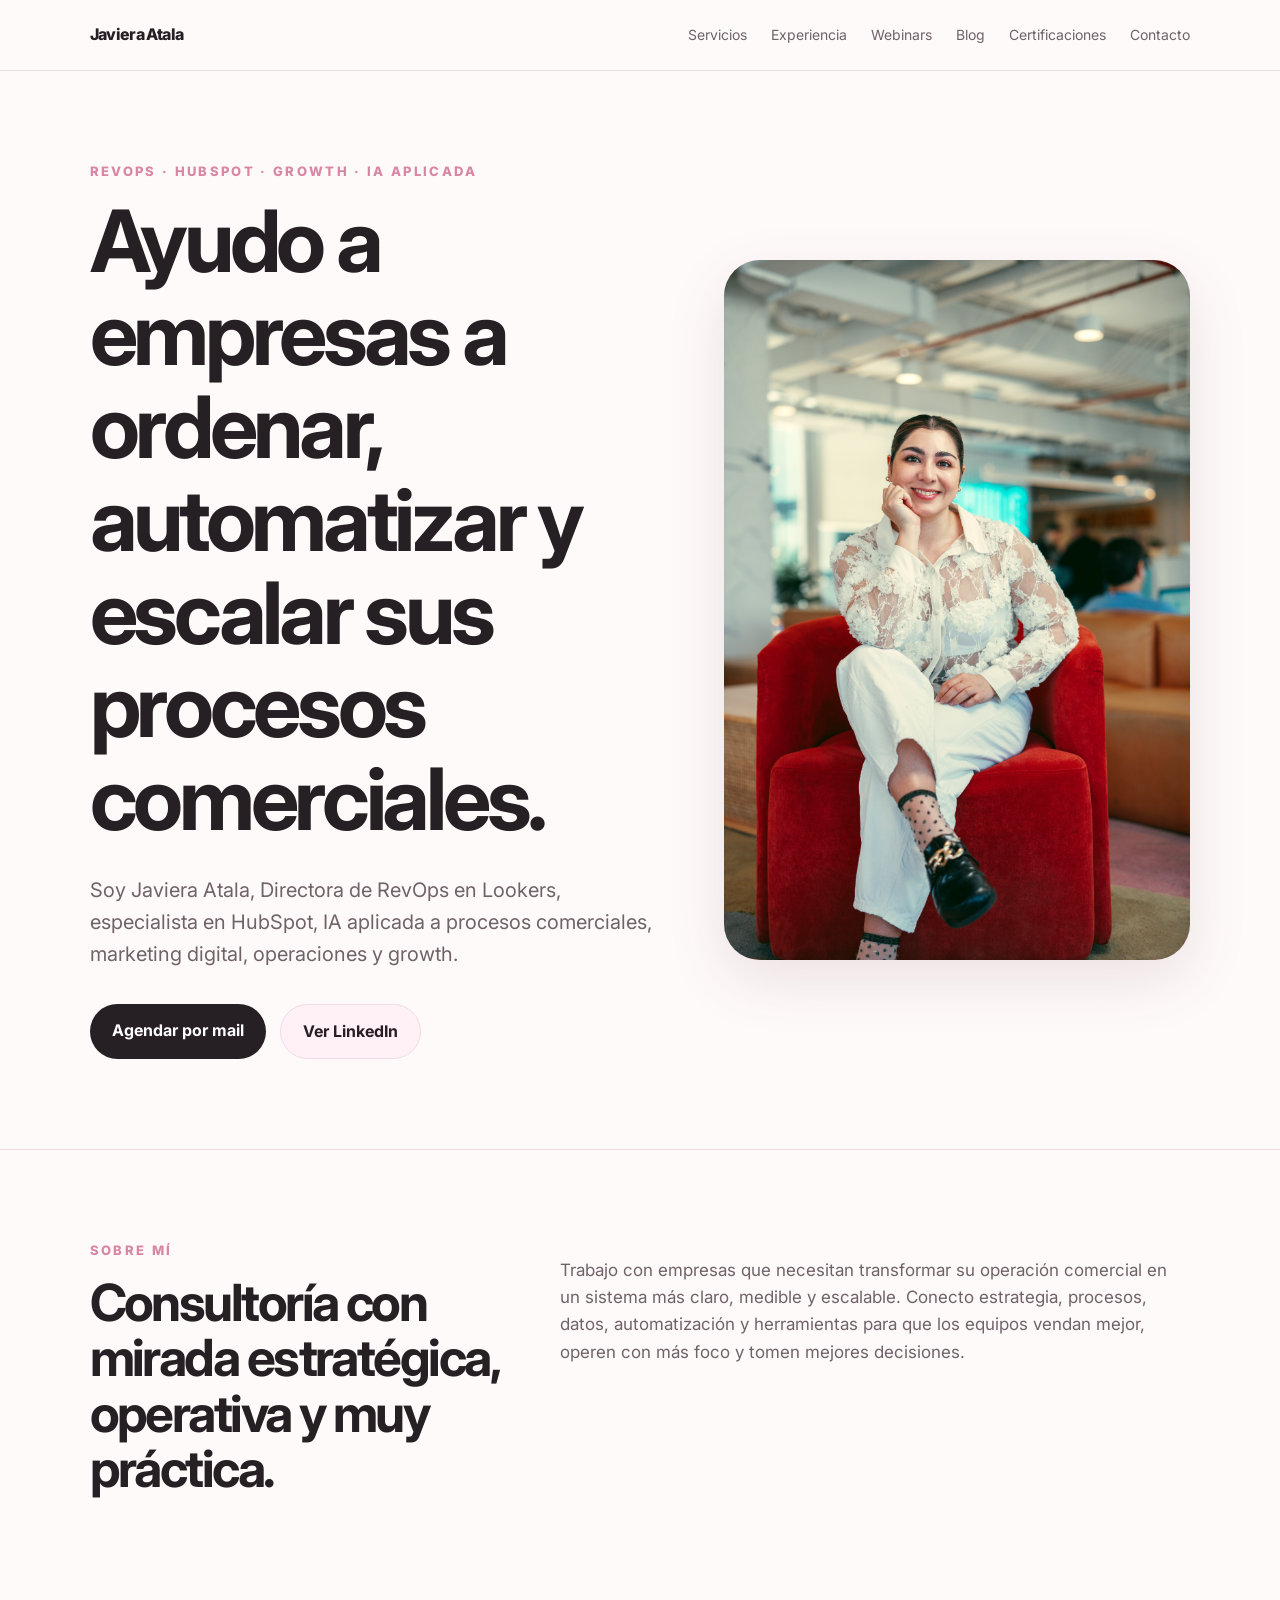
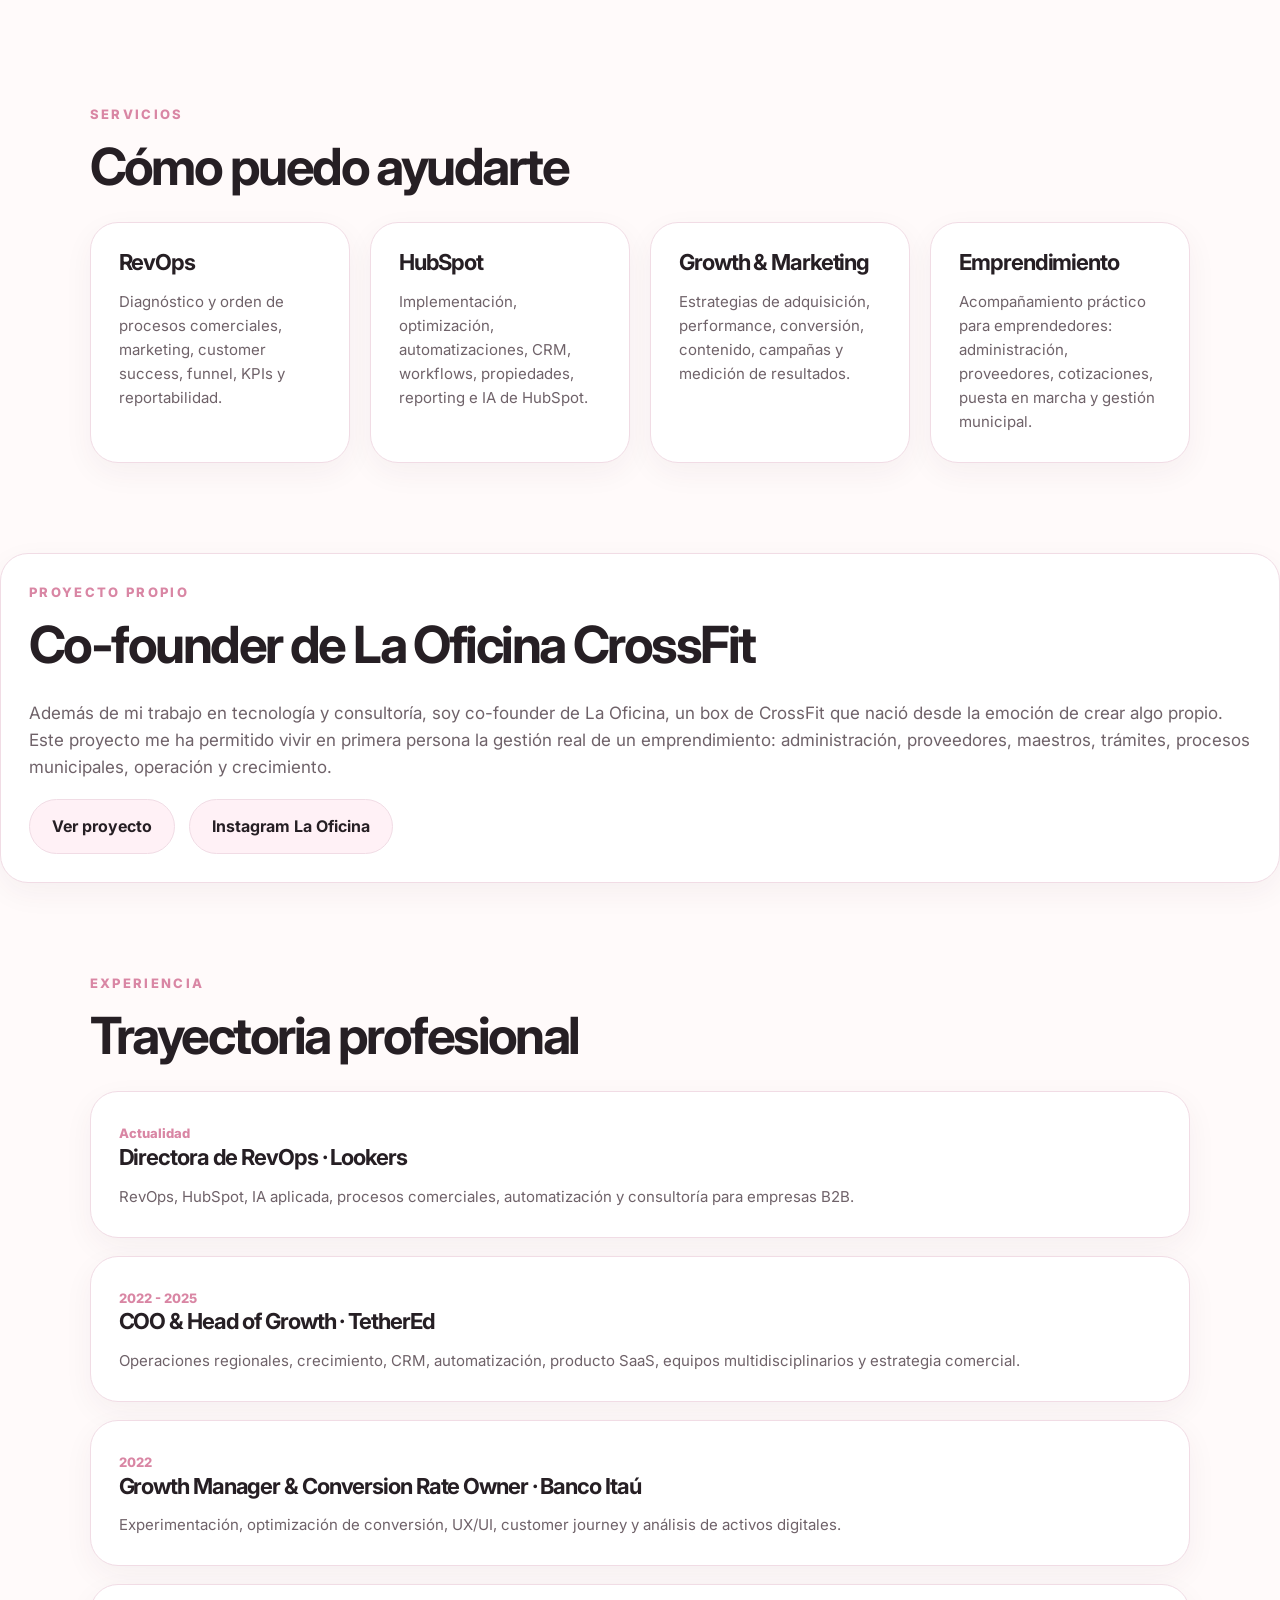
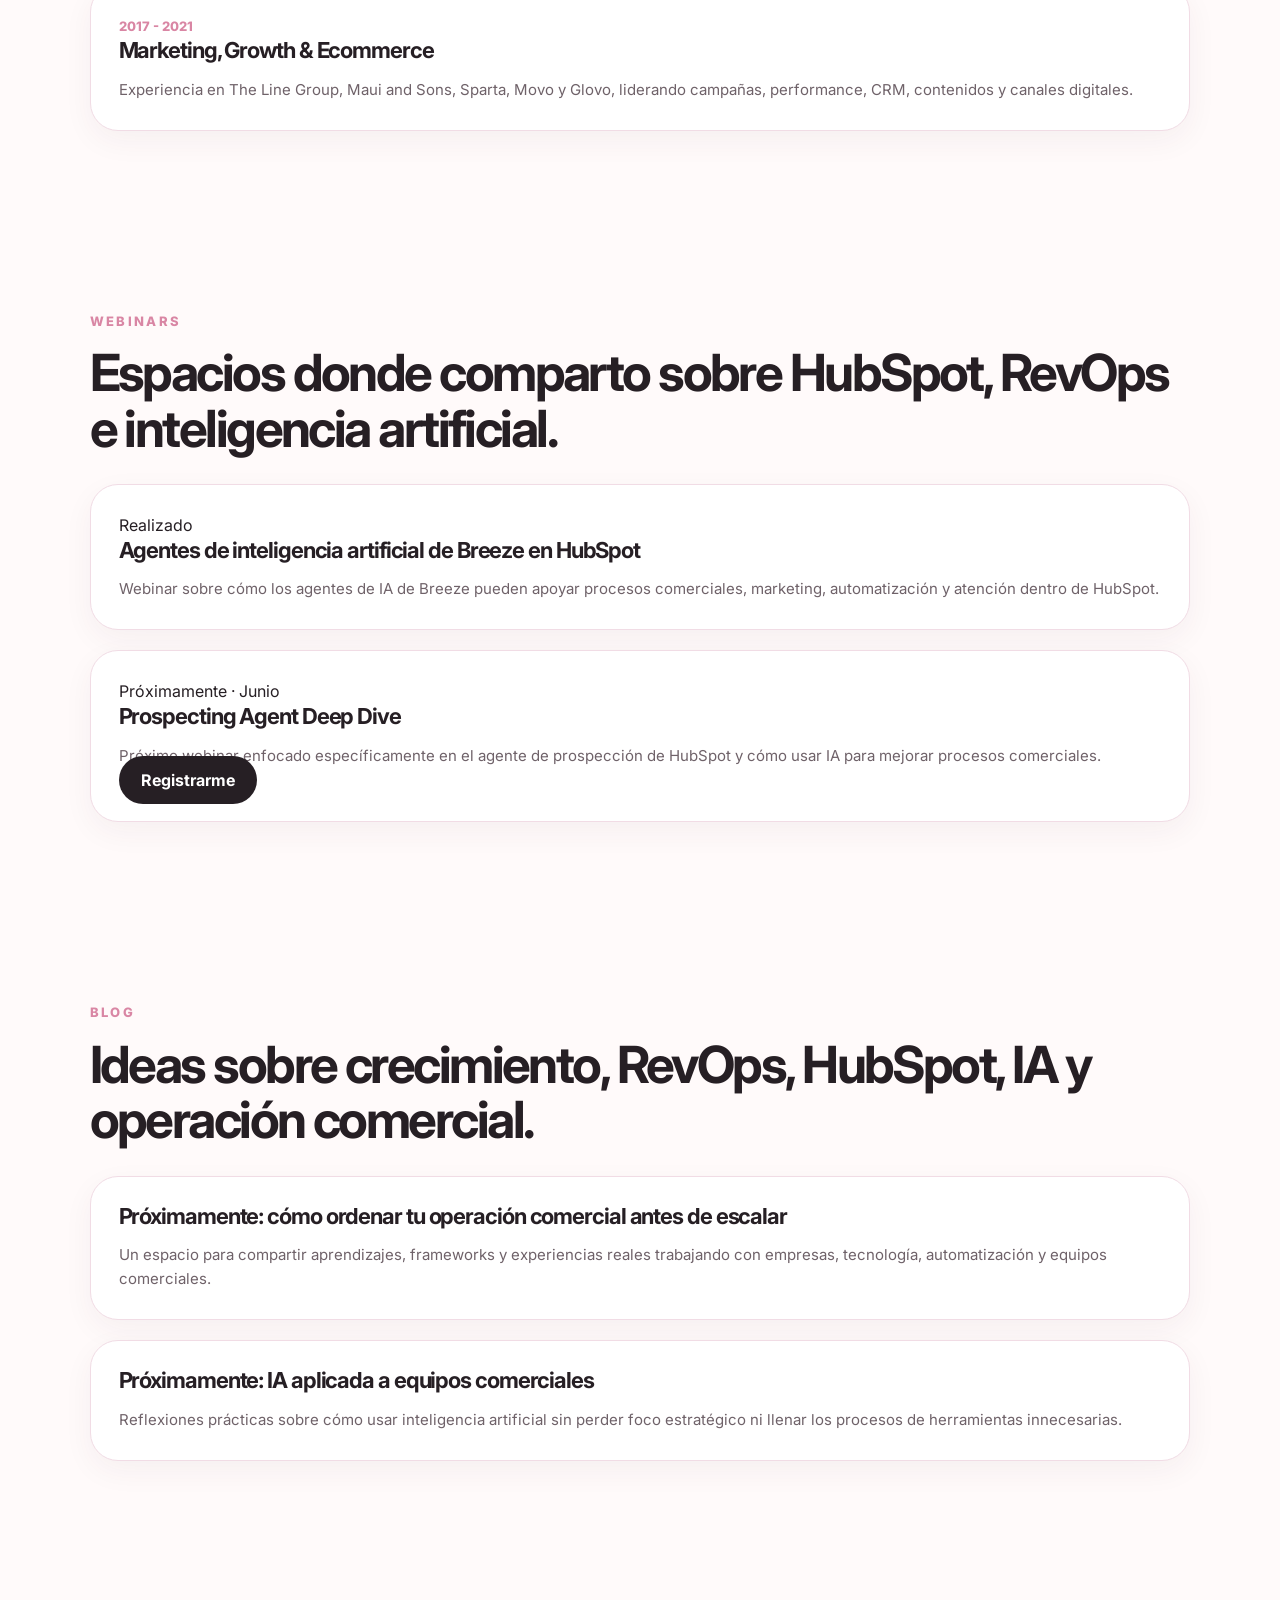
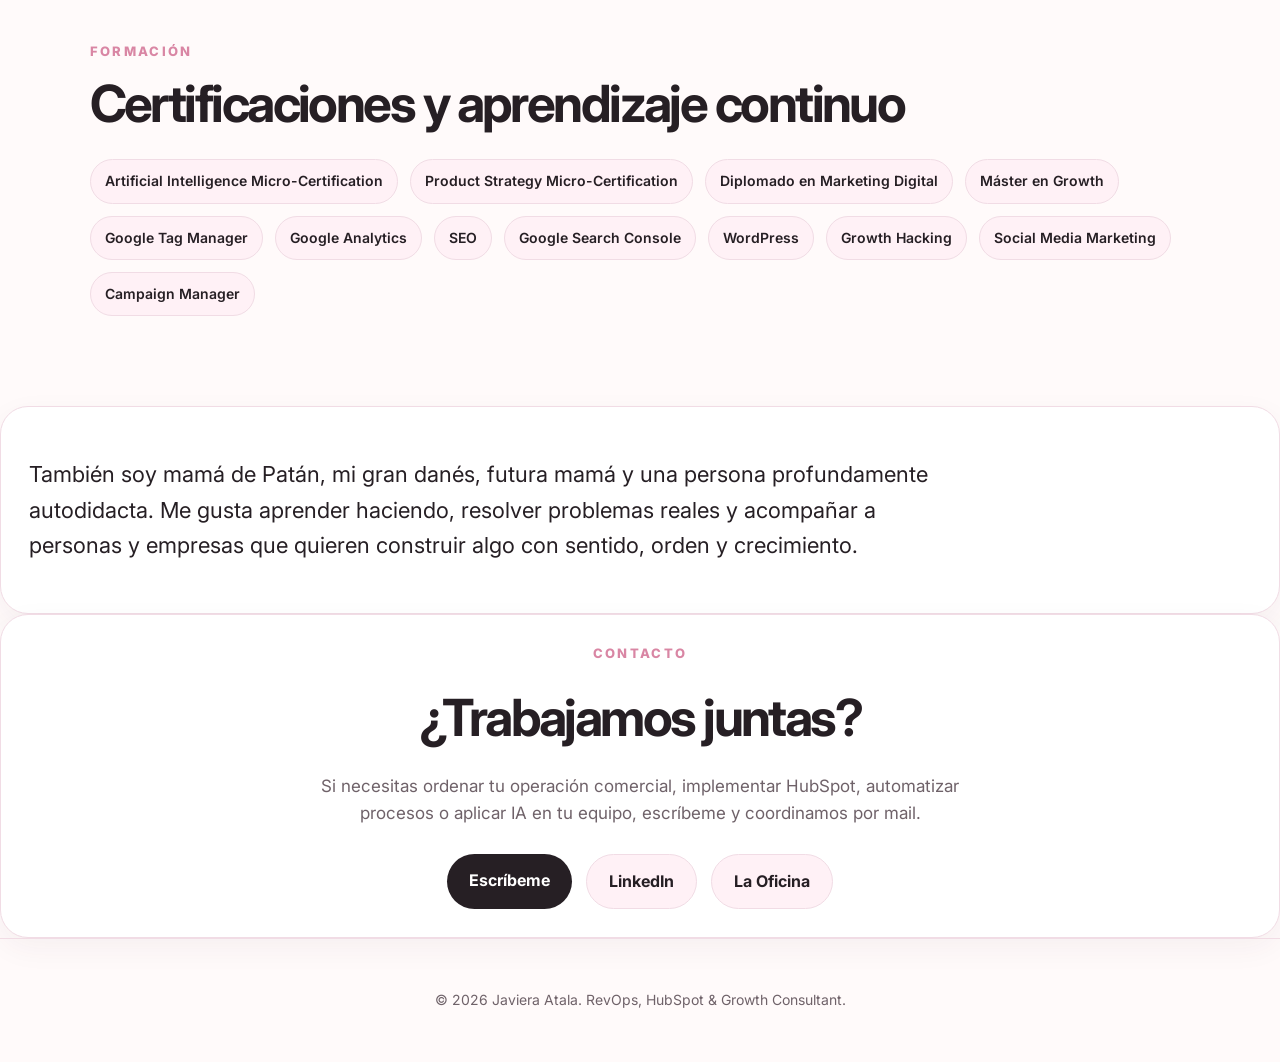
<file: index.html>
<!DOCTYPE html>
<html lang="es">
<head>
  <meta charset="UTF-8" />
  <meta name="viewport" content="width=device-width, initial-scale=1.0" />
  <title>Javiera Atala | RevOps, HubSpot & Growth Consultant</title>
  <meta name="description" content="Consultoría en RevOps, HubSpot, automatización, IA aplicada y growth para empresas que quieren ordenar y escalar sus procesos comerciales." />
  <link rel="stylesheet" href="style.css" />
  <link rel="preconnect" href="https://fonts.googleapis.com">
  <link rel="preconnect" href="https://fonts.gstatic.com" crossorigin>
  <link href="https://fonts.googleapis.com/css2?family=Inter:wght@400;500;600;700;800&display=swap" rel="stylesheet">
</head>

<body>
  <header class="nav">
    <a href="#inicio" class="logo">Javiera Atala</a>
    <nav>
      <a href="#servicios">Servicios</a>
      <a href="#experiencia">Experiencia</a>
      <a href="#webinars">Webinars</a>
      <a href="#blog">Blog</a>
      <a href="#certificaciones">Certificaciones</a>
      <a href="#contacto">Contacto</a>
    </nav>
  </header>

  <main>
    <section id="inicio" class="hero section">
      <div class="hero-content">
        <p class="eyebrow">RevOps · HubSpot · Growth · IA aplicada</p>
        <h1>Ayudo a empresas a ordenar, automatizar y escalar sus procesos comerciales.</h1>
        <p class="hero-text">
          Soy Javiera Atala, Directora de RevOps en Lookers, especialista en HubSpot, IA aplicada a procesos comerciales, marketing digital, operaciones y growth.
        </p>
        <div class="hero-actions">
          <a class="button primary" href="mailto:javiera@atala.cl?subject=Quiero%20agendar%20una%20asesor%C3%ADa%20contigo">Agendar por mail</a>
          <a class="button secondary" href="https://www.linkedin.com/in/javiera-atala-76b305143/" target="_blank" rel="noopener">Ver LinkedIn</a>
        </div>
      </div>

      <div class="hero-image-card">
        <img src="javiera-atala.png" alt="Foto de Javiera Atala" />
      </div>
    </section>

    <section class="section intro">
      <div>
        <p class="eyebrow">Sobre mí</p>
        <h2>Consultoría con mirada estratégica, operativa y muy práctica.</h2>
      </div>
      <p>
        Trabajo con empresas que necesitan transformar su operación comercial en un sistema más claro, medible y escalable. Conecto estrategia, procesos, datos, automatización y herramientas para que los equipos vendan mejor, operen con más foco y tomen mejores decisiones.
      </p>
    </section>

    <section id="servicios" class="section">
      <p class="eyebrow">Servicios</p>
      <h2>Cómo puedo ayudarte</h2>

      <div class="cards grid-4">
        <article class="card">
          <h3>RevOps</h3>
          <p>Diagnóstico y orden de procesos comerciales, marketing, customer success, funnel, KPIs y reportabilidad.</p>
        </article>

        <article class="card">
          <h3>HubSpot</h3>
          <p>Implementación, optimización, automatizaciones, CRM, workflows, propiedades, reporting e IA de HubSpot.</p>
        </article>

        <article class="card">
          <h3>Growth & Marketing</h3>
          <p>Estrategias de adquisición, performance, conversión, contenido, campañas y medición de resultados.</p>
        </article>

        <article class="card">
          <h3>Emprendimiento</h3>
          <p>Acompañamiento práctico para emprendedores: administración, proveedores, cotizaciones, puesta en marcha y gestión municipal.</p>
        </article>
      </div>
    </section>

    <section class="section feature">
      <div>
        <p class="eyebrow">Proyecto propio</p>
        <h2>Co-founder de La Oficina CrossFit</h2>
        <p>
          Además de mi trabajo en tecnología y consultoría, soy co-founder de La Oficina, un box de CrossFit que nació desde la emoción de crear algo propio. Este proyecto me ha permitido vivir en primera persona la gestión real de un emprendimiento: administración, proveedores, maestros, trámites, procesos municipales, operación y crecimiento.
        </p>
        <div class="hero-actions">
          <a class="button secondary" href="https://laoficina.lovable.app/" target="_blank" rel="noopener">Ver proyecto</a>
          <a class="button secondary" href="https://www.instagram.com/laoficina.cf/" target="_blank" rel="noopener">Instagram La Oficina</a>
        </div>
      </div>
    </section>

    <section id="experiencia" class="section">
      <p class="eyebrow">Experiencia</p>
      <h2>Trayectoria profesional</h2>

      <div class="timeline">
        <div class="timeline-item">
          <span>Actualidad</span>
          <h3>Directora de RevOps · Lookers</h3>
          <p>RevOps, HubSpot, IA aplicada, procesos comerciales, automatización y consultoría para empresas B2B.</p>
        </div>

        <div class="timeline-item">
          <span>2022 - 2025</span>
          <h3>COO & Head of Growth · TetherEd</h3>
          <p>Operaciones regionales, crecimiento, CRM, automatización, producto SaaS, equipos multidisciplinarios y estrategia comercial.</p>
        </div>

        <div class="timeline-item">
          <span>2022</span>
          <h3>Growth Manager & Conversion Rate Owner · Banco Itaú</h3>
          <p>Experimentación, optimización de conversión, UX/UI, customer journey y análisis de activos digitales.</p>
        </div>

        <div class="timeline-item">
          <span>2017 - 2021</span>
          <h3>Marketing, Growth & Ecommerce</h3>
          <p>Experiencia en The Line Group, Maui and Sons, Sparta, Movo y Glovo, liderando campañas, performance, CRM, contenidos y canales digitales.</p>
        </div>
      </div>
    </section>

    <section id="webinars" class="section">
      <p class="eyebrow">Webinars</p>
      <h2>Espacios donde comparto sobre HubSpot, RevOps e inteligencia artificial.</h2>

      <div class="cards">
        <article class="card">
          <span class="tag">Realizado</span>
          <h3>Agentes de inteligencia artificial de Breeze en HubSpot</h3>
          <p>
            Webinar sobre cómo los agentes de IA de Breeze pueden apoyar procesos comerciales, marketing, automatización y atención dentro de HubSpot.
          </p>
        </article>

        <article class="card">
          <span class="tag">Próximamente · Junio</span>
          <h3>Prospecting Agent Deep Dive</h3>
          <p>
            Próximo webinar enfocado específicamente en el agente de prospección de HubSpot y cómo usar IA para mejorar procesos comerciales.
          </p>
          <a class="button primary" href="https://info.lookers.cl/propecting-agent-deep-dive" target="_blank" rel="noopener">Registrarme</a>
        </article>
      </div>
    </section>

    <section id="blog" class="section">
      <p class="eyebrow">Blog</p>
      <h2>Ideas sobre crecimiento, RevOps, HubSpot, IA y operación comercial.</h2>

      <div class="cards">
        <article class="card">
          <h3>Próximamente: cómo ordenar tu operación comercial antes de escalar</h3>
          <p>
            Un espacio para compartir aprendizajes, frameworks y experiencias reales trabajando con empresas, tecnología, automatización y equipos comerciales.
          </p>
        </article>

        <article class="card">
          <h3>Próximamente: IA aplicada a equipos comerciales</h3>
          <p>
            Reflexiones prácticas sobre cómo usar inteligencia artificial sin perder foco estratégico ni llenar los procesos de herramientas innecesarias.
          </p>
        </article>
      </div>
    </section>

    <section id="certificaciones" class="section">
      <p class="eyebrow">Formación</p>
      <h2>Certificaciones y aprendizaje continuo</h2>

      <div class="tags">
        <span>Artificial Intelligence Micro-Certification</span>
        <span>Product Strategy Micro-Certification</span>
        <span>Diplomado en Marketing Digital</span>
        <span>Máster en Growth</span>
        <span>Google Tag Manager</span>
        <span>Google Analytics</span>
        <span>SEO</span>
        <span>Google Search Console</span>
        <span>WordPress</span>
        <span>Growth Hacking</span>
        <span>Social Media Marketing</span>
        <span>Campaign Manager</span>
      </div>
    </section>

    <section class="section personal">
      <p>
        También soy mamá de Patán, mi gran danés, futura mamá y una persona profundamente autodidacta. Me gusta aprender haciendo, resolver problemas reales y acompañar a personas y empresas que quieren construir algo con sentido, orden y crecimiento.
      </p>
    </section>

    <section id="contacto" class="section contact">
      <p class="eyebrow">Contacto</p>
      <h2>¿Trabajamos juntas?</h2>
      <p>
        Si necesitas ordenar tu operación comercial, implementar HubSpot, automatizar procesos o aplicar IA en tu equipo, escríbeme y coordinamos por mail.
      </p>

      <div class="hero-actions center">
        <a class="button primary" href="mailto:javiera@atala.cl?subject=Quiero%20agendar%20una%20asesor%C3%ADa%20contigo">Escríbeme</a>
        <a class="button secondary" href="https://www.linkedin.com/in/javiera-atala-76b305143/" target="_blank" rel="noopener">LinkedIn</a>
        <a class="button secondary" href="https://www.instagram.com/laoficina.cf/" target="_blank" rel="noopener">La Oficina</a>
      </div>
    </section>
  </main>

  <footer>
    <p>© 2026 Javiera Atala. RevOps, HubSpot & Growth Consultant.</p>
  </footer>
</body>
</html>
</file>
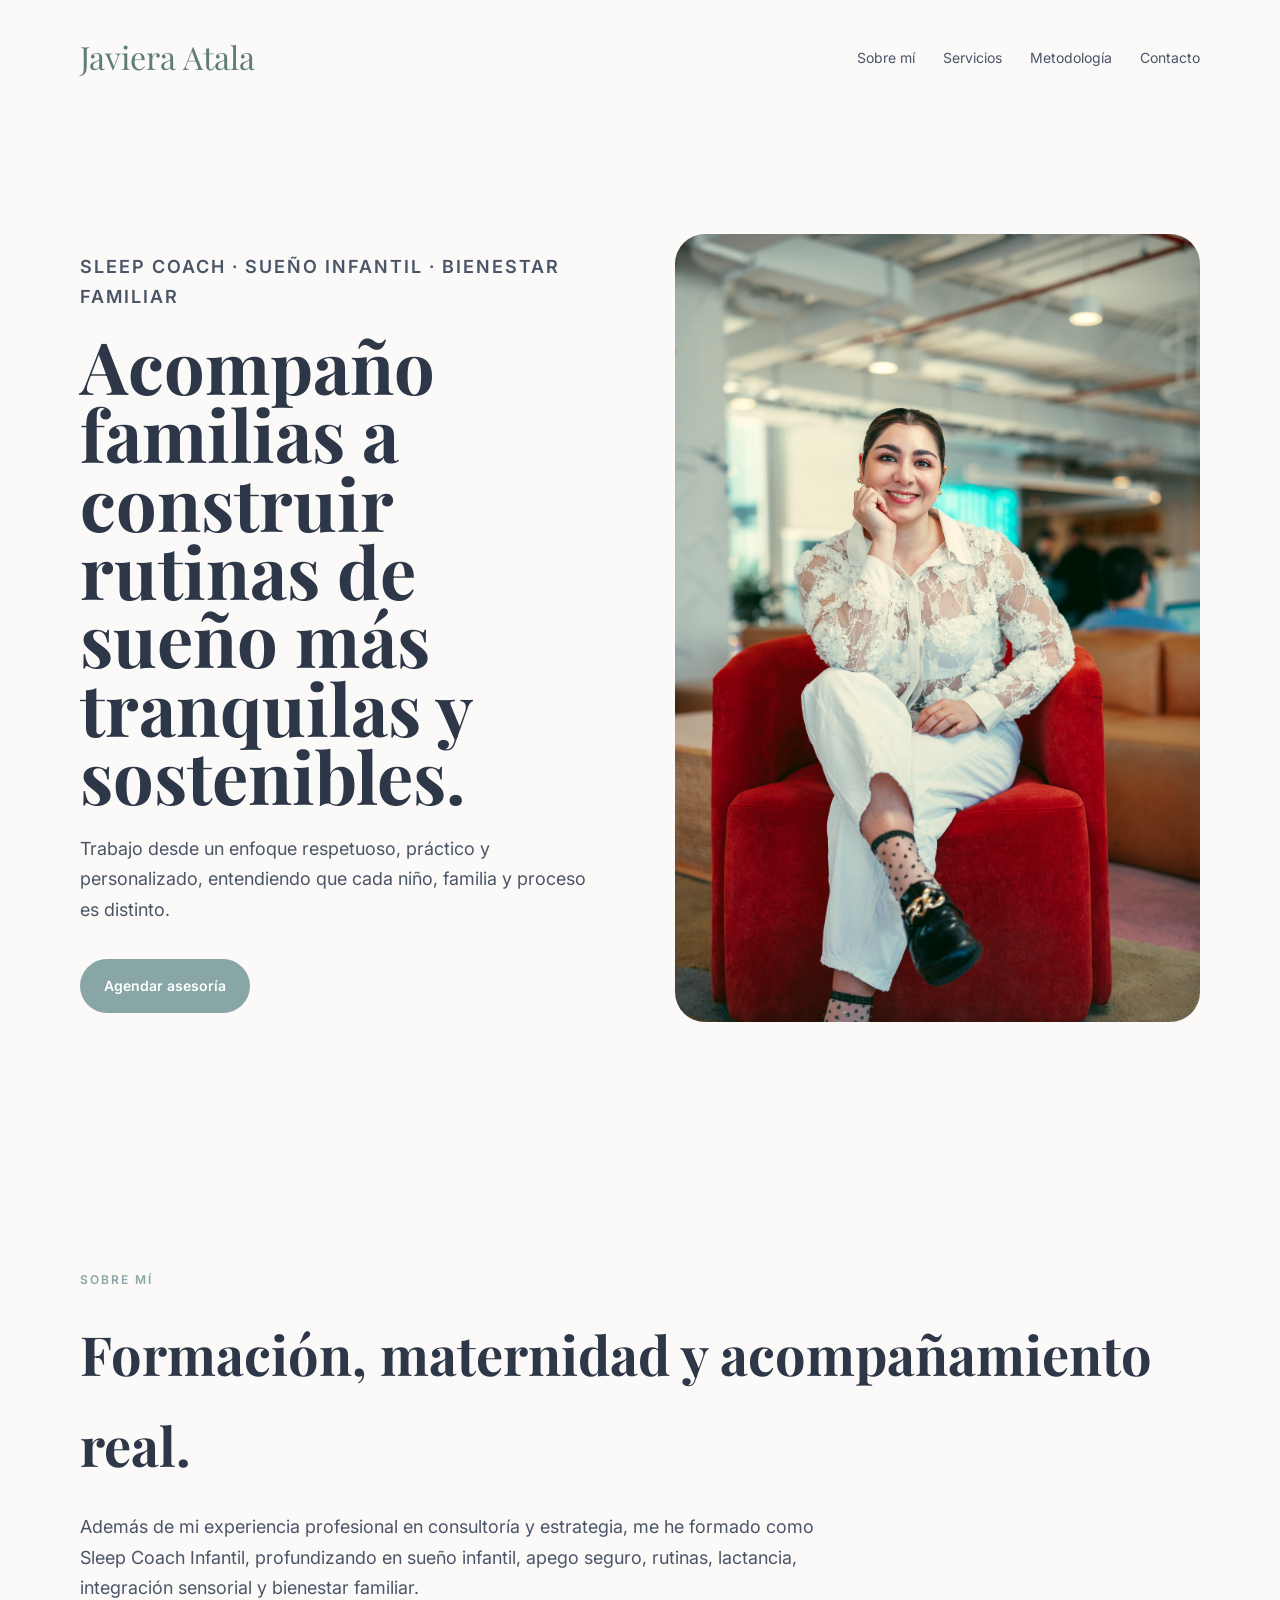
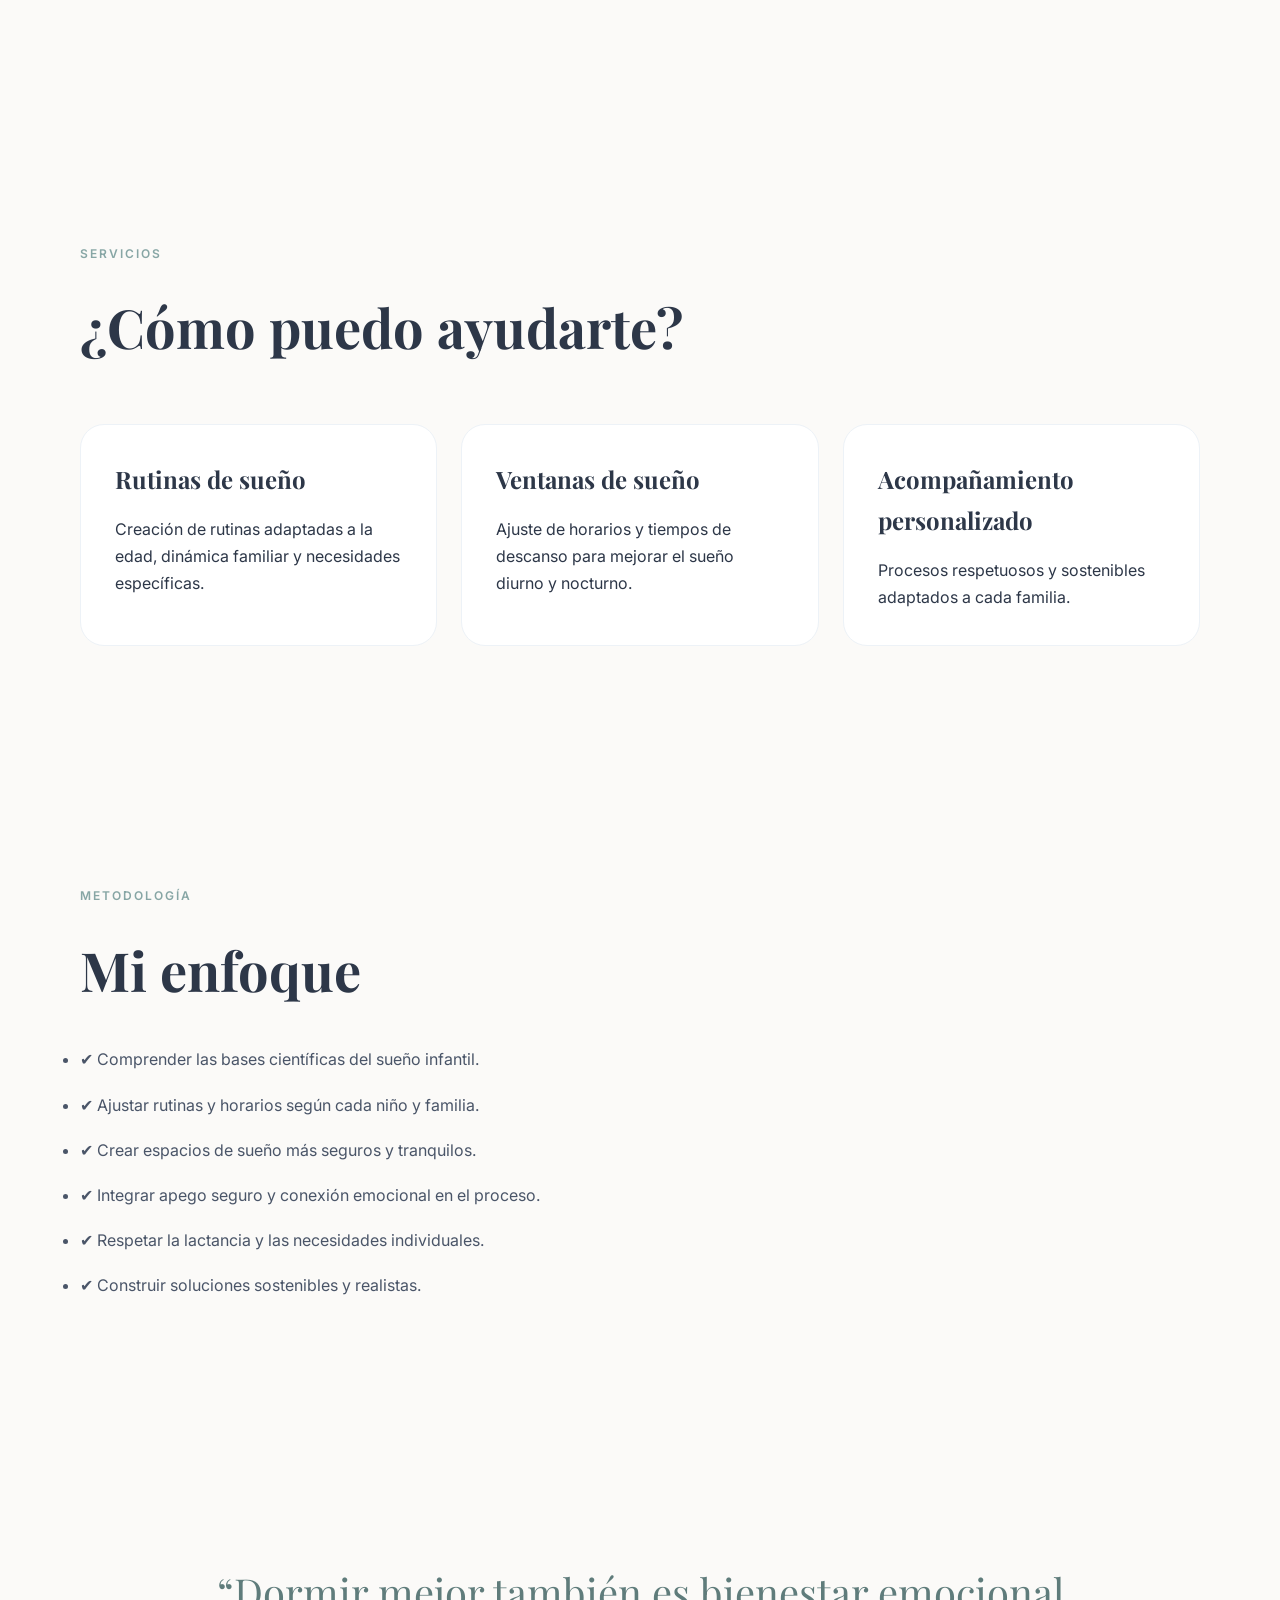
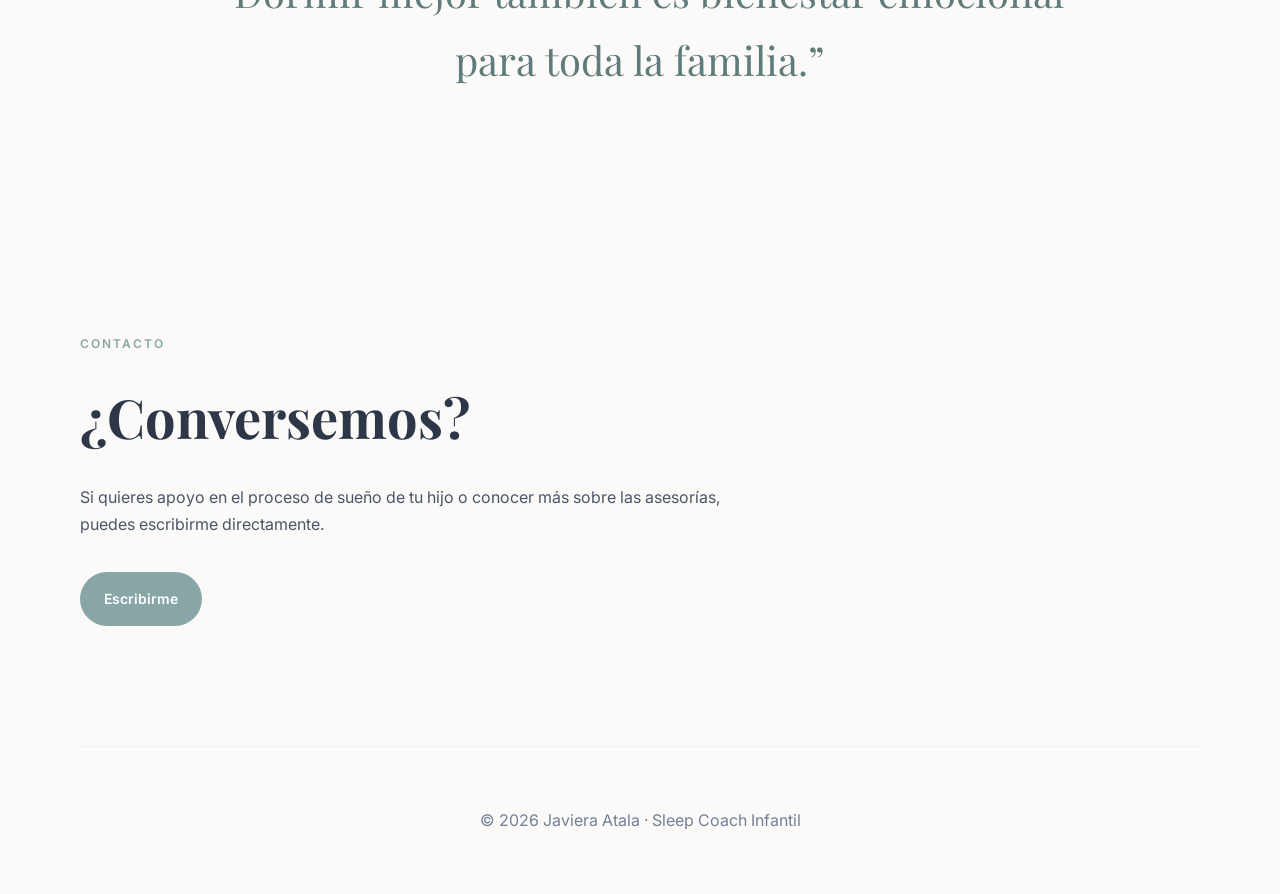
<file: sleepcoach/index.html>
<!DOCTYPE html>
<html lang="es">
<head>
  <meta charset="UTF-8" />
  <meta name="viewport" content="width=device-width, initial-scale=1.0" />

  <title>Javiera Atala | Sleep Coach Infantil</title>

  <link rel="preconnect" href="https://fonts.googleapis.com">
  <link rel="preconnect" href="https://fonts.gstatic.com" crossorigin>

  <link href="https://fonts.googleapis.com/css2?family=Inter:wght@300;400;500;600;700&family=Playfair+Display:wght@500;600;700&display=swap" rel="stylesheet">

  <style>

    *{
      margin:0;
      padding:0;
      box-sizing:border-box;
    }

    body{
      font-family:'Inter',sans-serif;
      background:#fbfaf8;
      color:#2d3748;
      line-height:1.7;
    }

    .container{
      width:min(1120px,90%);
      margin:auto;
    }

    header{
      padding:30px 0;
      display:flex;
      justify-content:space-between;
      align-items:center;
    }

    .logo{
      font-family:'Playfair Display',serif;
      font-size:32px;
      text-decoration:none;
      color:#5f7c7b;
    }

    nav a{
      text-decoration:none;
      color:#4a5568;
      margin-left:24px;
      font-size:14px;
    }

    .hero{
      min-height:88vh;
      display:flex;
      align-items:center;
    }

    .hero-grid{
      display:grid;
      grid-template-columns:1fr 1fr;
      gap:70px;
      align-items:center;
    }

    .eyebrow{
      text-transform:uppercase;
      letter-spacing:2px;
      font-size:12px;
      color:#87a6a5;
      margin-bottom:18px;
      font-weight:600;
    }

    h1{
      font-family:'Playfair Display',serif;
      font-size:72px;
      line-height:0.95;
      margin-bottom:24px;
      color:#2d3748;
    }

    .hero p{
      font-size:18px;
      color:#4a5568;
      max-width:520px;
    }

    .buttons{
      display:flex;
      gap:16px;
      margin-top:34px;
      flex-wrap:wrap;
    }

    .btn{
      padding:15px 24px;
      border-radius:999px;
      text-decoration:none;
      transition:.2s ease;
      font-size:14px;
    }

    .primary{
      background:#87a6a5;
      color:white;
      font-weight:600;
    }

    .secondary{
      border:1px solid #d8dfdf;
      color:#4a5568;
    }

    .image img{
      width:100%;
      border-radius:30px;
      object-fit:cover;
    }

    section{
      padding:120px 0;
    }

    h2{
      font-family:'Playfair Display',serif;
      font-size:54px;
      margin-bottom:20px;
      color:#2d3748;
    }

    .cards{
      display:grid;
      grid-template-columns:repeat(auto-fit,minmax(260px,1fr));
      gap:24px;
      margin-top:50px;
    }

    .card{
      background:white;
      padding:34px;
      border-radius:24px;
      border:1px solid #edf2f7;
    }

    .card h3{
      margin-bottom:16px;
      font-size:24px;
      font-family:'Playfair Display',serif;
    }

    .list{
      margin-top:30px;
    }

    .list li{
      margin-bottom:18px;
      color:#4a5568;
    }

    .quote{
      text-align:center;
      font-size:40px;
      max-width:900px;
      margin:auto;
      font-family:'Playfair Display',serif;
      color:#5f7c7b;
    }

    footer{
      padding:60px 0;
      text-align:center;
      border-top:1px solid #edf2f7;
      color:#718096;
    }

    @media(max-width:900px){

      .hero-grid{
        grid-template-columns:1fr;
      }

      h1{
        font-size:52px;
      }

      h2{
        font-size:42px;
      }

    }

  </style>

</head>

<body>

<div class="container">

<header>

  <a href="#" class="logo">
    Javiera Atala
  </a>

  <nav>
    <a href="#sobre-mi">Sobre mí</a>
    <a href="#servicios">Servicios</a>
    <a href="#metodologia">Metodología</a>
    <a href="#contacto">Contacto</a>
  </nav>

</header>

<section class="hero">

  <div class="hero-grid">

    <div>

      <p class="eyebrow">
        Sleep Coach · Sueño infantil · Bienestar familiar
      </p>

      <h1>
        Acompaño familias a construir rutinas de sueño más tranquilas y sostenibles.
      </h1>

      <p>
        Trabajo desde un enfoque respetuoso, práctico y personalizado,
        entendiendo que cada niño, familia y proceso es distinto.
      </p>

      <div class="buttons">

        <a class="btn primary"
           href="mailto:javiera@atala.cl?subject=Quiero%20información%20sobre%20sleep%20coach">
          Agendar asesoría
        </a>

      </div>

    </div>

    <div class="image">
      <img src="../javiera-atala.png" alt="Javiera Atala Sleep Coach">
    </div>

  </div>

</section>

<section id="sobre-mi">

  <p class="eyebrow">Sobre mí</p>

  <h2>
    Formación, maternidad y acompañamiento real.
  </h2>

  <p style="max-width:760px;font-size:18px;color:#4a5568;">
    Además de mi experiencia profesional en consultoría y estrategia,
    me he formado como Sleep Coach Infantil,
    profundizando en sueño infantil, apego seguro,
    rutinas, lactancia, integración sensorial y bienestar familiar.
  </p>

</section>

<section id="servicios">

  <p class="eyebrow">Servicios</p>

  <h2>¿Cómo puedo ayudarte?</h2>

  <div class="cards">

    <div class="card">
      <h3>Rutinas de sueño</h3>
      <p>
        Creación de rutinas adaptadas a la edad,
        dinámica familiar y necesidades específicas.
      </p>
    </div>

    <div class="card">
      <h3>Ventanas de sueño</h3>
      <p>
        Ajuste de horarios y tiempos de descanso
        para mejorar el sueño diurno y nocturno.
      </p>
    </div>

    <div class="card">
      <h3>Acompañamiento personalizado</h3>
      <p>
        Procesos respetuosos y sostenibles
        adaptados a cada familia.
      </p>
    </div>

  </div>

</section>

<section id="metodologia">

  <p class="eyebrow">Metodología</p>

  <h2>Mi enfoque</h2>

  <ul class="list">

    <li>✔ Comprender las bases científicas del sueño infantil.</li>

    <li>✔ Ajustar rutinas y horarios según cada niño y familia.</li>

    <li>✔ Crear espacios de sueño más seguros y tranquilos.</li>

    <li>✔ Integrar apego seguro y conexión emocional en el proceso.</li>

    <li>✔ Respetar la lactancia y las necesidades individuales.</li>

    <li>✔ Construir soluciones sostenibles y realistas.</li>

  </ul>

</section>

<section>

  <p class="quote">
    “Dormir mejor también es bienestar emocional para toda la familia.”
  </p>

</section>

<section id="contacto">

  <p class="eyebrow">Contacto</p>

  <h2>¿Conversemos?</h2>

  <p style="max-width:640px;color:#4a5568;">
    Si quieres apoyo en el proceso de sueño de tu hijo o conocer más sobre las asesorías,
    puedes escribirme directamente.
  </p>

  <div class="buttons">

    <a class="btn primary"
       href="mailto:javiera@atala.cl?subject=Quiero%20información%20sobre%20sleep%20coach">
      Escribirme
    </a>

  </div>

</section>

<footer>
  <p>© 2026 Javiera Atala · Sleep Coach Infantil</p>
</footer>

</div>

</body>
</html>
</file>
<file: style.css>
:root {
  --bg: #fffafa;
  --text: #261f24;
  --muted: #6f6269;
  --pink: #f7cddd;
  --pink-strong: #d986a4;
  --pink-soft: #fff1f6;
  --line: #f1dce5;
  --white: #ffffff;
  --shadow: 0 20px 60px rgba(83, 45, 60, 0.12);
}

* { box-sizing: border-box; }
html { scroll-behavior: smooth; }
body {
  margin: 0;
  font-family: 'Inter', system-ui, sans-serif;
  background: var(--bg);
  color: var(--text);
  line-height: 1.6;
}

a { color: inherit; text-decoration: none; }

.nav {
  position: sticky;
  top: 0;
  z-index: 10;
  display: flex;
  justify-content: space-between;
  align-items: center;
  padding: 22px 7vw;
  background: rgba(255, 250, 250, 0.9);
  backdrop-filter: blur(14px);
  border-bottom: 1px solid var(--line);
}
.logo { font-weight: 800; letter-spacing: -0.04em; }
.nav nav { display: flex; gap: 24px; font-size: 14px; color: var(--muted); }
.nav nav a:hover { color: var(--pink-strong); }

.section { padding: 90px 7vw; max-width: 1280px; margin: 0 auto; }
.hero {
  min-height: 88vh;
  display: grid;
  grid-template-columns: 1.1fr 0.9fr;
  align-items: center;
  gap: 64px;
}
.eyebrow {
  margin: 0 0 14px;
  color: var(--pink-strong);
  font-size: 13px;
  font-weight: 800;
  text-transform: uppercase;
  letter-spacing: 0.18em;
}
h1, h2, h3 { line-height: 1.08; margin: 0; letter-spacing: -0.05em; }
h1 { font-size: clamp(44px, 7vw, 86px); max-width: 900px; }
h2 { font-size: clamp(34px, 4vw, 58px); margin-bottom: 28px; }
h3 { font-size: 22px; margin-bottom: 12px; }
p { color: var(--muted); font-size: 17px; }
.hero-text { max-width: 720px; margin: 28px 0 34px; font-size: 20px; }
.hero-actions { display: flex; gap: 14px; flex-wrap: wrap; }
.button {
  padding: 14px 22px;
  border-radius: 999px;
  font-weight: 700;
  transition: all .2s ease;
}
.primary { background: var(--text); color: white; }
.secondary { background: var(--pink-soft); border: 1px solid var(--line); color: var(--text); }
.button:hover { transform: translateY(-2px); box-shadow: var(--shadow); }
.hero-image-card {
  border-radius: 36px;
  overflow: hidden;
  background: var(--pink);
  box-shadow: var(--shadow);
  max-height: 720px;
}
.hero-image-card img { width: 100%; height: 100%; object-fit: cover; display: block; }

.intro { display: grid; grid-template-columns: 0.8fr 1.2fr; gap: 50px; border-top: 1px solid var(--line); }
.cards { display: grid; gap: 20px; }
.grid-4 { grid-template-columns: repeat(4, 1fr); }
.card, .timeline-item, .feature, .personal, .contact {
  background: var(--white);
  border: 1px solid var(--line);
  border-radius: 28px;
  padding: 28px;
  box-shadow: 0 10px 30px rgba(83, 45, 60, 0.05);
}
.card p, .timeline-item p { margin-bottom: 0; font-size: 15px; }
.feature { display: grid; grid-template-columns: 1fr; }
.text-link { display: inline-block; margin-top: 10px; color: var(--pink-strong); font-weight: 800; }
.timeline { display: grid; gap: 18px; }
.timeline-item span { color: var(--pink-strong); font-size: 13px; font-weight: 800; }
.tags { display: flex; flex-wrap: wrap; gap: 12px; }
.tags span {
  background: var(--pink-soft);
  border: 1px solid var(--line);
  padding: 10px 14px;
  border-radius: 999px;
  color: var(--text);
  font-weight: 600;
  font-size: 14px;
}
.personal p { max-width: 900px; font-size: 22px; color: var(--text); }
.contact { text-align: center; }
.contact p { max-width: 680px; margin: 0 auto 26px; }
.center { justify-content: center; }
footer { padding: 36px 7vw; text-align: center; border-top: 1px solid var(--line); }
footer p { font-size: 14px; }

@media (max-width: 900px) {
  .nav { align-items: flex-start; gap: 14px; }
  .nav nav { display: none; }
  .hero, .intro { grid-template-columns: 1fr; }
  .grid-4 { grid-template-columns: 1fr; }
  .section { padding: 64px 6vw; }
}
</file>
